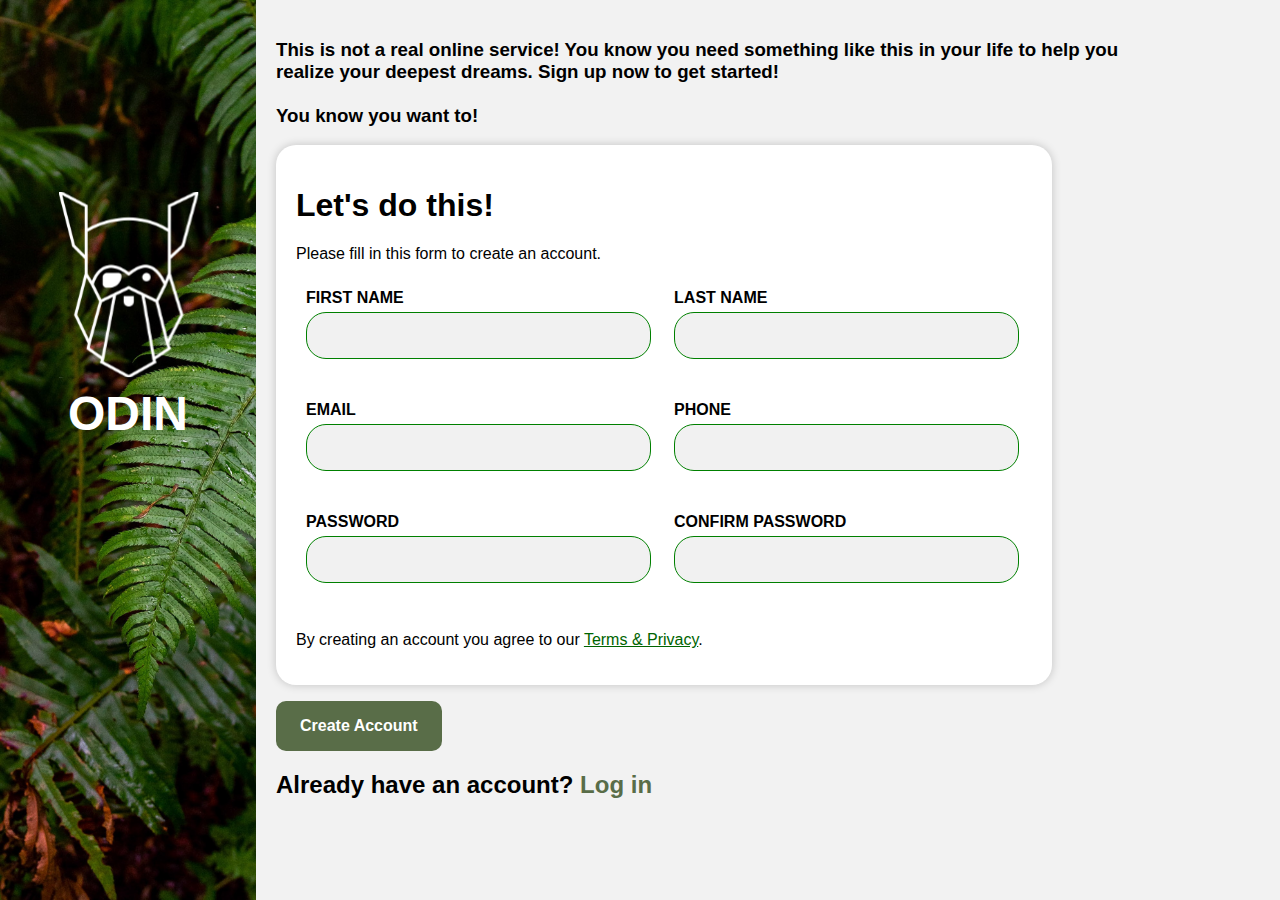
<file: index.html>
<!DOCTYPE html>
<html lang="en">
  <head>
    <meta charset="UTF-8" />
    <meta name="viewport" content="width=device-width, initial-scale=1.0" />
    <title>Sign Up</title>
    <link rel="preconnect" href="https://fonts.googleapis.com" />
    <link rel="preconnect" href="https://fonts.gstatic.com" crossorigin />
    <link
      href="https://fonts.googleapis.com/css2?family=JetBrains+Mono&display=swap"
      rel="stylesheet"
    />
    <link rel="stylesheet" href="style.css" />
  </head>
  <body>
    <div class="left">
      <div class="left-content">
        <div class="logo">
          <img
            src="images/odin.svg"
            alt="The Odin Project Logo in white against 
        a dark green foliage vignette."
          />
        </div>
        <div class="title">
          <h1>ODIN</h1>
        </div>
      </div>
    </div>
    <div class="right">
      <div class="upper">
        <div class="upperContent">
          <h3>
            This is not a real online service! You know you need something like
            this in your life to help you realize your deepest dreams. Sign up
            now to get started!
            <br />
            <br />
            You know you want to!
          </h3>
        </div>
      </div>
      <div class="middle">
        <form action="submit">
          <div class="container">
            <h1>Let's do this!</h1>
            <p>Please fill in this form to create an account.</p>

            <div class="row">
              <div class="column">
                <label for="first-name"><b>FIRST NAME</b></label>
                <input
                  type="text"
                  placeholder=""
                  name="firstName"
                  id="first-name"
                  required
                />
                <div id="first-name-error" class="error-message"></div>
              </div>
              <div class="column">
                <label for="last-name"><b>LAST NAME</b></label>
                <input
                  type="text"
                  placeholder=""
                  name="lastName"
                  id="last-name"
                  required
                />
                <div id="last-name-error" class="error-message"></div>
              </div>
            </div>

            <div class="row">
              <div class="column">
                <label for="email"><b>EMAIL</b></label>
                <input
                  type="email"
                  placeholder=""
                  name="email"
                  id="email"
                  required
                />
                <div id="email-error" class="error-message"></div>
              </div>
              <div class="column">
                <label for="phone-number"><b>PHONE</b></label>
                <input
                  type="tel"
                  placeholder=""
                  name="phone"
                  id="phone-number"
                  required
                />
                <div id="phone-number-error" class="error-message"></div>
              </div>
            </div>

            <div class="row">
              <div class="column">
                <label for="psw"><b>PASSWORD</b></label>
                <input
                  type="password"
                  placeholder=""
                  name="psw"
                  id="psw"
                  required
                />
                <div id="password-error" class="error-message"></div>
              </div>
              <div class="column">
                <label for="psw-confirm"><b>CONFIRM PASSWORD</b></label>
                <input
                  type="password"
                  placeholder=""
                  name="psw-repeat"
                  id="psw-confirm"
                  required
                />
                <div id="confirm-password-error" class="error-message"></div>
              </div>
            </div>
            <p>
              By creating an account you agree to our
              <a href="#" style="color: darkgreen">Terms & Privacy</a>.
            </p>
          </div>
        </form>
      </div>
      <div class="lower">
        <button class="button" type="button">Create Account</button>
        <h2>Already have an account?<a href="#"> Log in</a></h2>
      </div>
    </div>
  </body>
  <script src="scripts.js"></script>
</html>
</file>
<file: style.css>
body {
  font-family: Rubik, sans-serif;
  background-color: #f2f2f2;
  margin: 0;
  height: 100vh;
  display: flex;
}

.left {
  width: 20%;
  background-image: url("images/halie-west-25xggax4bSA-unsplash.jpg");
  background-size: cover;
  color: white;
  display: block;
  align-items: center;
  justify-content: center;
  padding-top: 2rem;
  text-align: center;
  font-size: 1.5rem;
}

left h1 {
  font-size: 1.5rem;
  padding-bottom: 1rem;
}

.logo {
  width: 50%;
  margin: 0 auto;
  padding-top: 10rem;
  scale: 1.5;
  padding-bottom: 2rem;
  stroke: white;
}

.right {
  width: 70%;
  padding: 20px;
}

.row {
  display: flex;
  justify-content: space-between;
}

.column {
  width: 48%; /* Adjust as needed */
  padding: 10px;
}

form {
  width: 90%;
  padding: 20px;
  border-radius: 20px;
  background-color: white;
  box-shadow: 0 0 10px 0 rgba(0, 0, 0, 0.2);
  max-width: fit-content;
  min-width: 300px;
}

.input-error {
  border-color: red; /* Style for input fields with errors */
}

.error-message {
  color: red; /* Style for error messages */
  display: none; /* Initially hidden */
  font-size: 0.8rem;
  padding-top: 5px;
}

input[type="text"],
input[type="email"],
input[type="tel"],
input[type="password"] {
  width: 90%;
  padding: 15px;
  margin: 5px 0 22px 0;
  border: 1px solid green;
  border-radius: 20px;
  background: #f1f1f1;
  text-size: 2rem;
  font-weight: bold;
}

input[type="text"]:focus,
input[type="email"]:focus,
input[type="tel"]:focus,
input[type="password"]:focus {
  background-color: #ddd;
  outline: none;
}

form li {
  list-style: none;
  text-align: center;
  align-items: center;
  justify-content: center;
}

.button {
  background-color: #596d48;
  border-radius: 10px;
  margin-top: 1rem;
  font-size: 1rem;
  font-weight: bold;
  color: white;
  border: none;
  cursor: pointer;
  padding: 1rem 1.5rem;
  width: fit-content;
  opacity: 1;
}

.button:hover {
  opacity: 0.8;
  transition: 500ms ease-in-out;
}

.lower a {
  color: #596d48;
  text-decoration: none;
  font-size: 1.5rem;
}

.lower a:hover {
  color: #596d48;
  text-decoration: underline;
}
</file>
